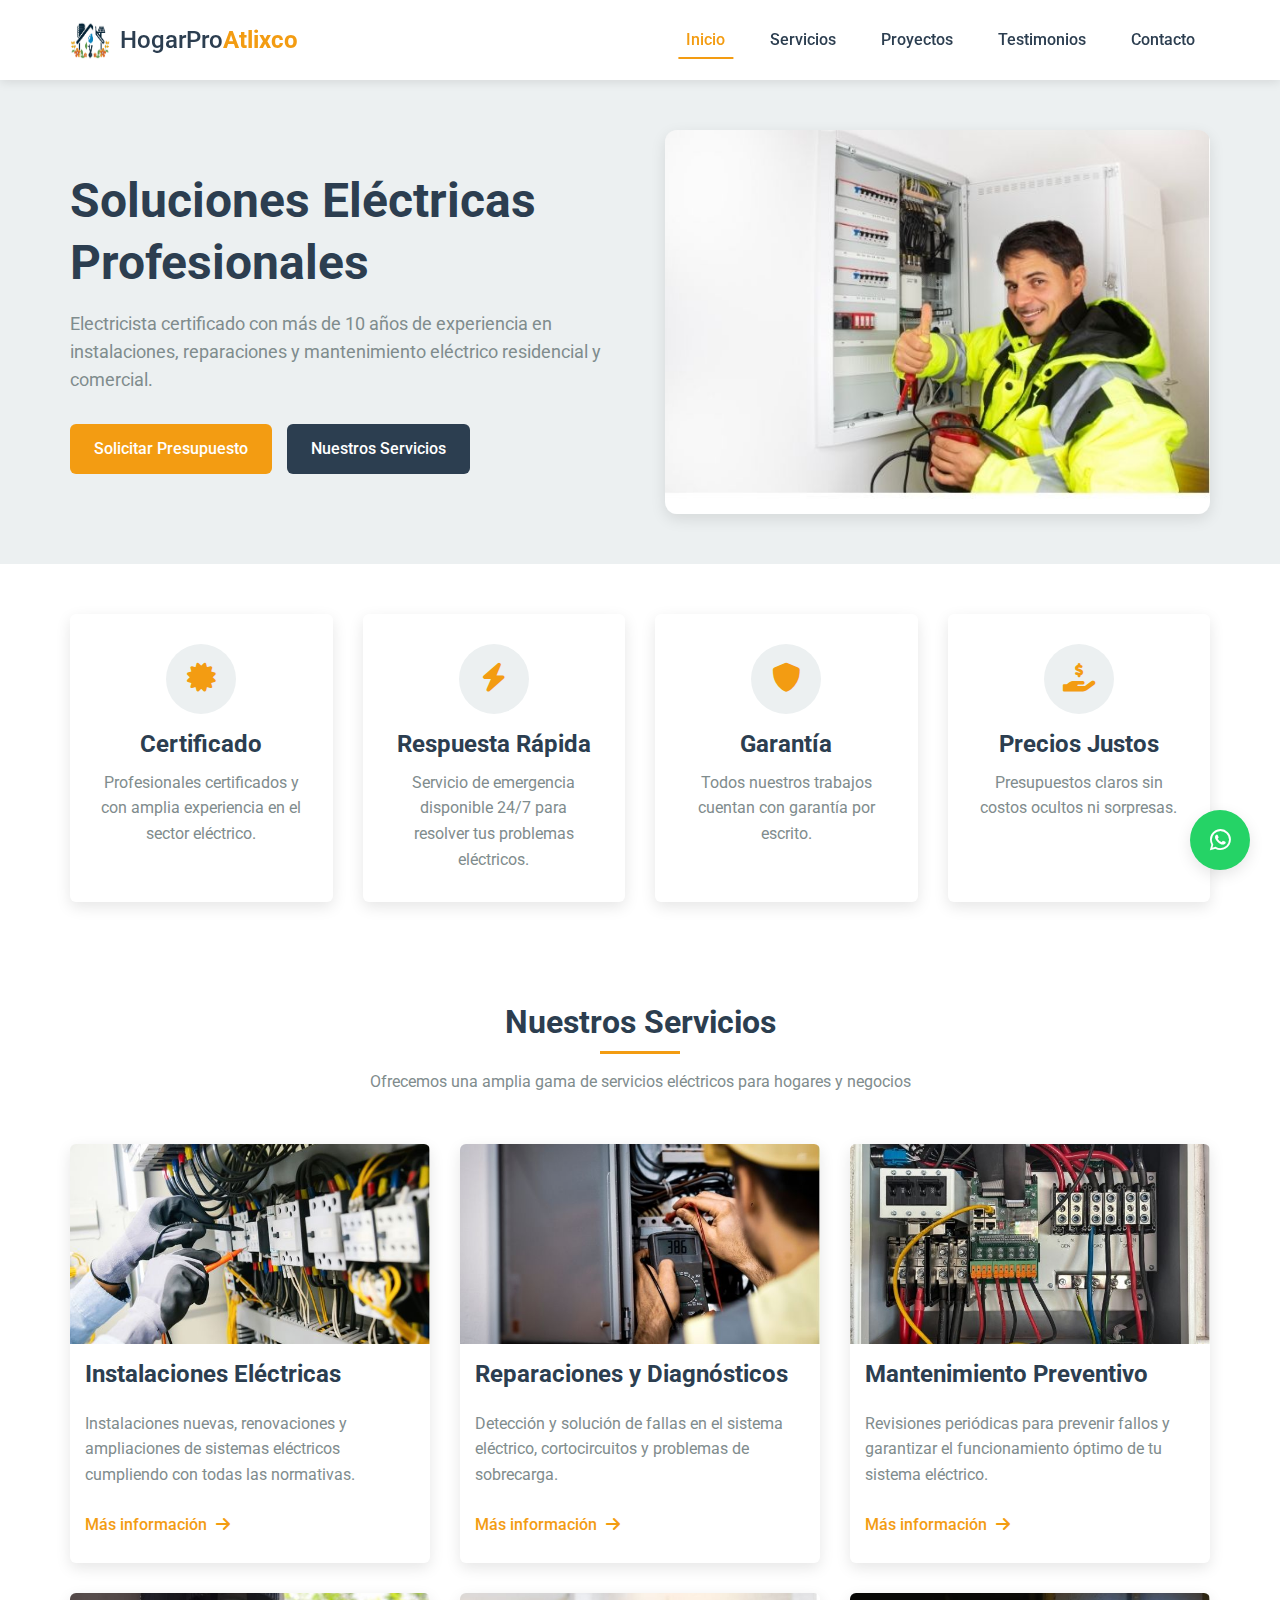
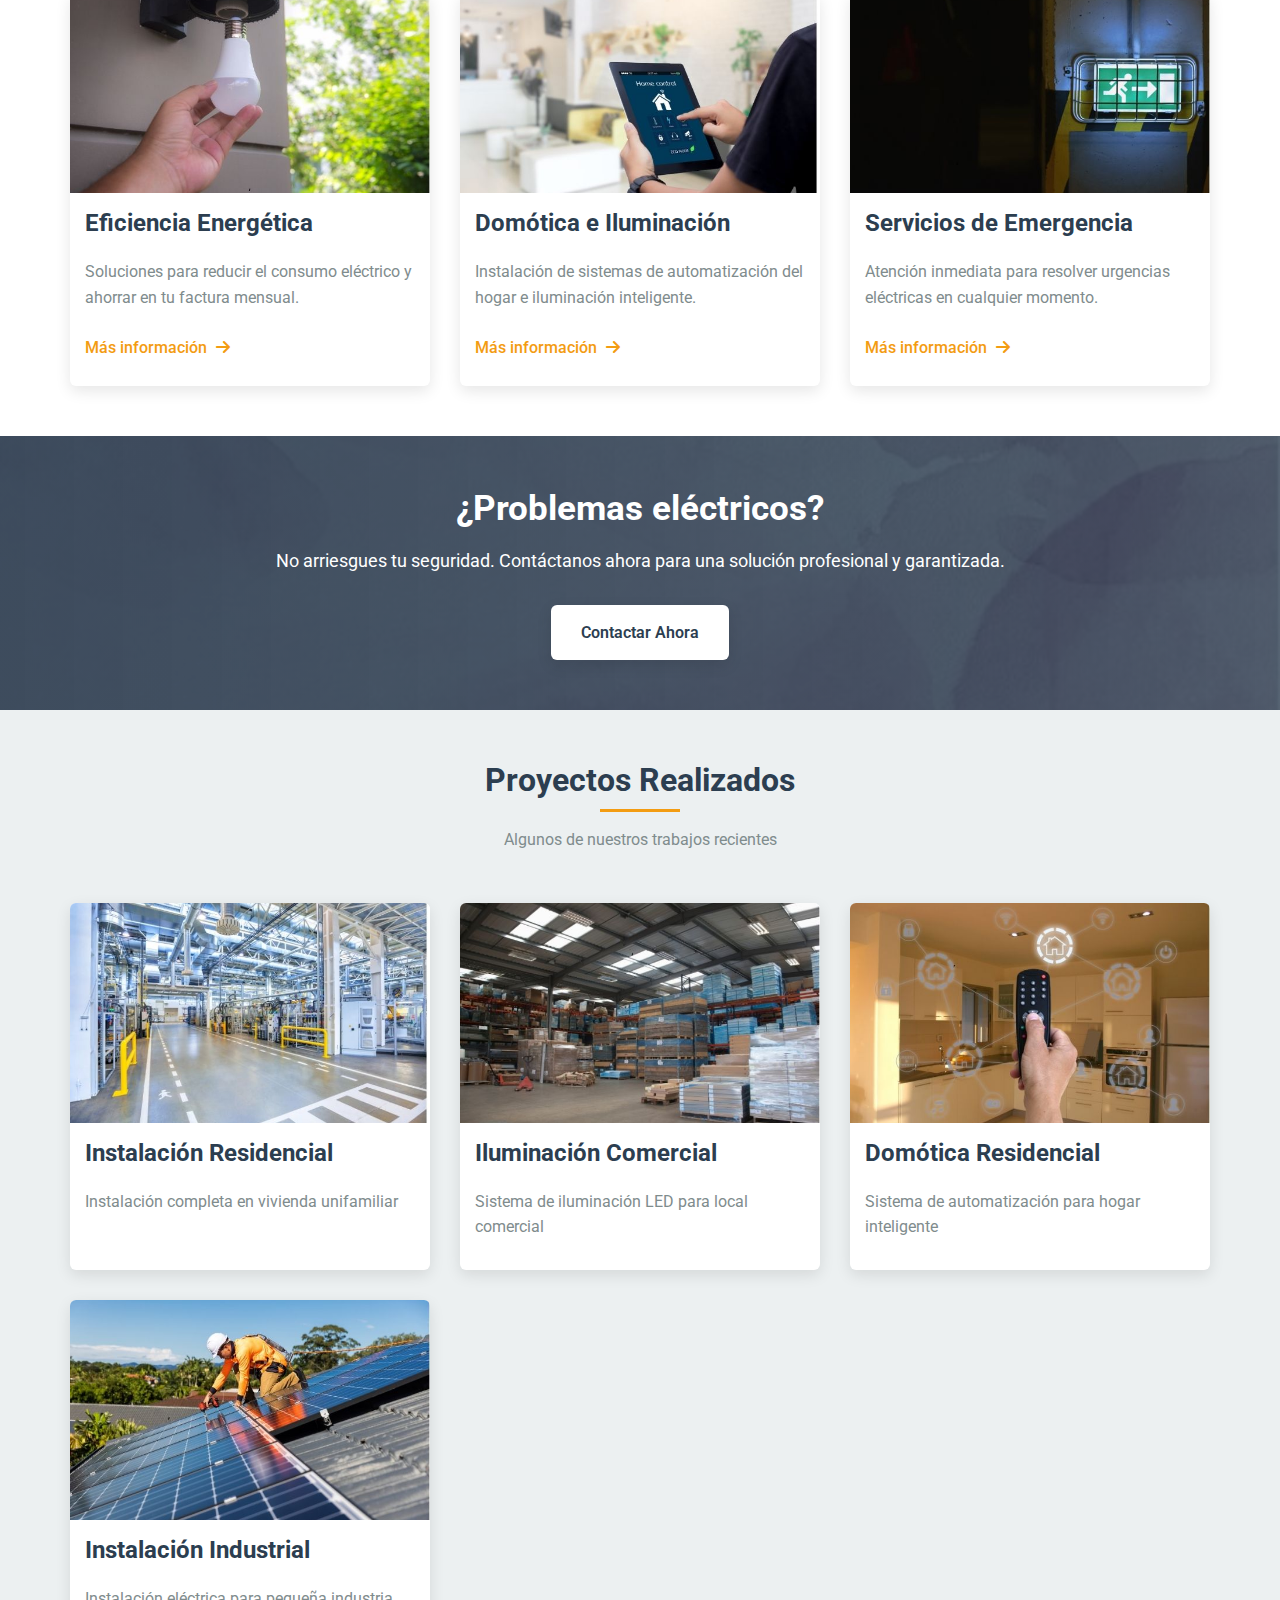
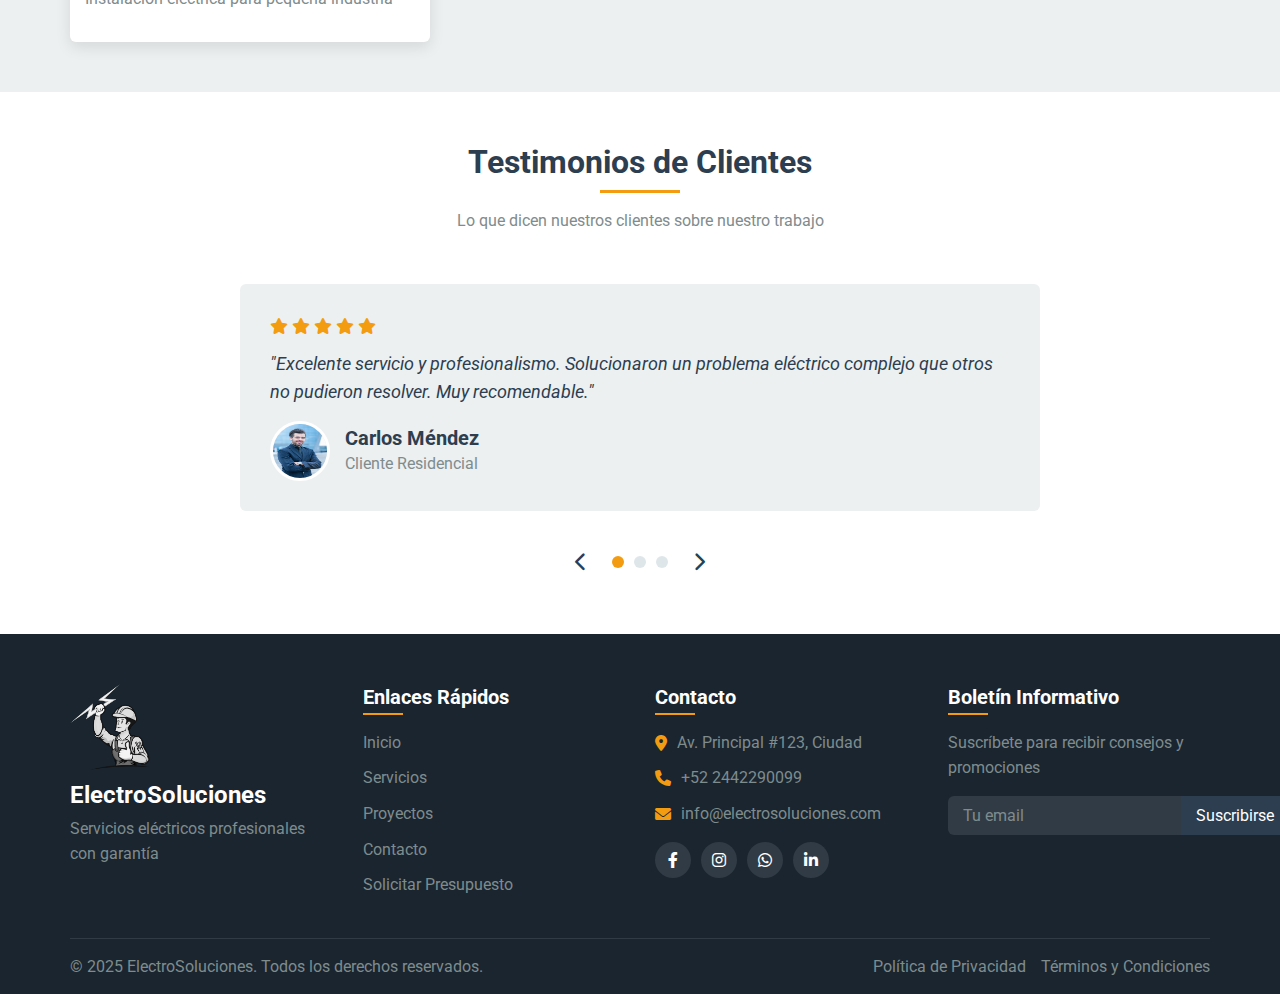
<file: index.html>
<!DOCTYPE html>
<html lang="es">
<head>
    <meta charset="UTF-8">
    <meta name="viewport" content="width=device-width, initial-scale=1.0">
    <meta name="description" content="Servicios profesionales de electricidad. Instalaciones, reparaciones y mantenimiento eléctrico con garantía y seguridad.">
    <title>ElectroSoluciones - Servicios Eléctricos Profesionales</title>
    <link rel="stylesheet" href="./css/style.css">
    <link rel="stylesheet" href="./css/modal.css">
    <!-- Font Awesome para iconos -->
    <link rel="stylesheet" href="https://cdnjs.cloudflare.com/ajax/libs/font-awesome/6.0.0/css/all.min.css">
    <!-- Google Fonts -->
    <link rel="preconnect" href="https://fonts.googleapis.com">
    <link rel="preconnect" href="https://fonts.gstatic.com" crossorigin>
    <link href="https://fonts.googleapis.com/css2?family=Roboto:wght@300;400;500;700&display=swap" rel="stylesheet">
    <!-- Favicon -->
    <link rel="shortcut icon" href="./img/favicon.ico" type="image/x-icon">
</head>
<body>
    <!-- Header con navegación -->
    <header id="header">
        <div class="container">
            <nav class="navbar">
                <div class="logo">
                    <a href="./index.html">
                        <img src="./img/Logo.png" alt="ElectroSoluciones Logo" class="logo-img">
                        <span>HogarPro<strong>Atlixco</strong></span>
                    </a>
                </div>
                <div class="menu-toggle" id="mobile-menu">
                    <span class="bar"></span>
                    <span class="bar"></span>
                    <span class="bar"></span>
                </div>
                <ul class="nav-menu">
                    <li><a href="./index.html" class="nav-link active">Inicio</a></li>
                    <li><a href="#servicios" class="nav-link">Servicios</a></li>
                    <li><a href="#proyectos" class="nav-link">Proyectos</a></li>
                    <li><a href="#testimonios" class="nav-link">Testimonios</a></li>
                    <li><a href="./html/contacto.html" class="nav-link">Contacto</a></li>
                </ul>
            </nav>
        </div>
    </header>

    <!-- Hero Section -->
    <section id="hero" class="hero">
        <div class="container">
            <div class="hero-content">
                <h1>Soluciones Eléctricas Profesionales</h1>
                <p>Electricista certificado con más de 10 años de experiencia en instalaciones, reparaciones y mantenimiento eléctrico residencial y comercial.</p>
                <div class="hero-btns">
                    <a href="./html/contacto.html" class="btn btn-primary">Solicitar Presupuesto</a>
                    <a href="#servicios" class="btn btn-secondary">Nuestros Servicios</a>
                </div>
            </div>
            <div class="hero-image">
                <img src="./img/hero-electrician.jpg" alt="Electricista profesional">
            </div>
        </div>
    </section>

    <!-- Features Section -->
    <section id="features" class="features">
        <div class="container">
            <div class="features-grid">
                <div class="feature-card">
                    <div class="feature-icon">
                        <i class="fas fa-certificate"></i>
                    </div>
                    <h3>Certificado</h3>
                    <p>Profesionales certificados y con amplia experiencia en el sector eléctrico.</p>
                </div>
                <div class="feature-card">
                    <div class="feature-icon">
                        <i class="fas fa-bolt"></i>
                    </div>
                    <h3>Respuesta Rápida</h3>
                    <p>Servicio de emergencia disponible 24/7 para resolver tus problemas eléctricos.</p>
                </div>
                <div class="feature-card">
                    <div class="feature-icon">
                        <i class="fas fa-shield-alt"></i>
                    </div>
                    <h3>Garantía</h3>
                    <p>Todos nuestros trabajos cuentan con garantía por escrito.</p>
                </div>
                <div class="feature-card">
                    <div class="feature-icon">
                        <i class="fas fa-hand-holding-usd"></i>
                    </div>
                    <h3>Precios Justos</h3>
                    <p>Presupuestos claros sin costos ocultos ni sorpresas.</p>
                </div>
            </div>
        </div>
    </section>

    <!-- Servicios Section -->
    <section id="servicios" class="servicios">
        <div class="container">
            <div class="section-header">
                <h2>Nuestros Servicios</h2>
                <p>Ofrecemos una amplia gama de servicios eléctricos para hogares y negocios</p>
            </div>
            <div class="servicios-grid">
                <div class="servicio-card">
                    <img src="./img/instalacion.jpg" alt="Instalaciones Eléctricas">
                    <h3>Instalaciones Eléctricas</h3>
                    <p>Instalaciones nuevas, renovaciones y ampliaciones de sistemas eléctricos cumpliendo con todas las normativas.</p>
                    <a href="./html/servicios.html#instalaciones" class="btn-text">Más información <i class="fas fa-arrow-right"></i></a>
                </div>
                <div class="servicio-card">
                    <img src="./img/reparacion.jpg" alt="Reparaciones Eléctricas">
                    <h3>Reparaciones y Diagnósticos</h3>
                    <p>Detección y solución de fallas en el sistema eléctrico, cortocircuitos y problemas de sobrecarga.</p>
                    <a href="./html/servicios.html#reparaciones" class="btn-text">Más información <i class="fas fa-arrow-right"></i></a>
                </div>
                <div class="servicio-card">
                    <img src="./img/mantenimiento.jpg" alt="Mantenimiento Eléctrico">
                    <h3>Mantenimiento Preventivo</h3>
                    <p>Revisiones periódicas para prevenir fallos y garantizar el funcionamiento óptimo de tu sistema eléctrico.</p>
                    <a href="./html/servicios.html#mantenimiento" class="btn-text">Más información <i class="fas fa-arrow-right"></i></a>
                </div>
                <div class="servicio-card">
                    <img src="./img/ahorro.jpg" alt="Eficiencia Energética">
                    <h3>Eficiencia Energética</h3>
                    <p>Soluciones para reducir el consumo eléctrico y ahorrar en tu factura mensual.</p>
                    <a href="./html/servicios.html#eficiencia" class="btn-text">Más información <i class="fas fa-arrow-right"></i></a>
                </div>
                <div class="servicio-card">
                    <img src="./img/domotica.jpg" alt="Domótica">
                    <h3>Domótica e Iluminación</h3>
                    <p>Instalación de sistemas de automatización del hogar e iluminación inteligente.</p>
                    <a href="./html/servicios.html#domotica" class="btn-text">Más información <i class="fas fa-arrow-right"></i></a>
                </div>
                <div class="servicio-card">
                    <img src="./img/emergencia.jpg" alt="Servicios de Emergencia">
                    <h3>Servicios de Emergencia</h3>
                    <p>Atención inmediata para resolver urgencias eléctricas en cualquier momento.</p>
                    <a href="./html/servicios.html#emergencia" class="btn-text">Más información <i class="fas fa-arrow-right"></i></a>
                </div>
            </div>
        </div>
    </section>

    <!-- Call to Action -->
    <section id="cta" class="cta">
        <div class="container">
            <div class="cta-content">
                <h2>¿Problemas eléctricos?</h2>
                <p>No arriesgues tu seguridad. Contáctanos ahora para una solución profesional y garantizada.</p>
                <a href="./html/contacto.html" class="btn btn-cta">Contactar Ahora</a>
            </div>
        </div>
    </section>

    <!-- Proyectos Section -->
    <section id="proyectos" class="proyectos">
        <div class="container">
            <div class="section-header">
                <h2>Proyectos Realizados</h2>
                <p>Algunos de nuestros trabajos recientes</p>
            </div>
            <div class="proyectos-grid">
                <div class="proyecto-card">
                    <div class="proyecto-img">
                        <img src="./img/proyecto1.jpg" alt="Instalación Residencial">
                        <div class="proyecto-overlay">
                            <a href="#" class="proyecto-link" data-id="proyecto1">Ver Detalles</a>
                        </div>
                    </div>
                    <h3>Instalación Residencial</h3>
                    <p>Instalación completa en vivienda unifamiliar</p>
                </div>
                <div class="proyecto-card">
                    <div class="proyecto-img">
                        <img src="./img/proyecto2.jpg" alt="Iluminación Comercial">
                        <div class="proyecto-overlay">
                            <a href="#" class="proyecto-link" data-id="proyecto2">Ver Detalles</a>
                        </div>
                    </div>
                    <h3>Iluminación Comercial</h3>
                    <p>Sistema de iluminación LED para local comercial</p>
                </div>
                <div class="proyecto-card">
                    <div class="proyecto-img">
                        <img src="./img/proyecto3.jpg" alt="Automatización">
                        <div class="proyecto-overlay">
                            <a href="#" class="proyecto-link" data-id="proyecto3">Ver Detalles</a>
                        </div>
                    </div>
                    <h3>Domótica Residencial</h3>
                    <p>Sistema de automatización para hogar inteligente</p>
                </div>
                <div class="proyecto-card">
                    <div class="proyecto-img">
                        <img src="./img/proyecto4.jpg" alt="Instalación Industrial">
                        <div class="proyecto-overlay">
                            <a href="#" class="proyecto-link" data-id="proyecto4">Ver Detalles</a>
                        </div>
                    </div>
                    <h3>Instalación Industrial</h3>
                    <p>Instalación eléctrica para pequeña industria</p>
                </div>
            </div>
            <!-- Modal para detalles de proyectos -->
            <div id="proyecto-modal" class="modal">
                <div class="modal-content">
                    <span class="close-modal">&times;</span>
                    <div id="modal-content-container"></div>
                </div>
            </div>
        </div>
    </section>

    <!-- Testimonios Section -->
    <section id="testimonios" class="testimonios">
        <div class="container">
            <div class="section-header">
                <h2>Testimonios de Clientes</h2>
                <p>Lo que dicen nuestros clientes sobre nuestro trabajo</p>
            </div>
            <div class="testimonios-slider">
                <div class="testimonio-slide active">
                    <div class="testimonio-content">
                        <div class="testimonio-rating">
                            <i class="fas fa-star"></i>
                            <i class="fas fa-star"></i>
                            <i class="fas fa-star"></i>
                            <i class="fas fa-star"></i>
                            <i class="fas fa-star"></i>
                        </div>
                        <p class="testimonio-text">"Excelente servicio y profesionalismo. Solucionaron un problema eléctrico complejo que otros no pudieron resolver. Muy recomendable."</p>
                        <div class="testimonio-author">
                            <img src="./img/cliente1.jpg" alt="Cliente 1">
                            <div class="author-info">
                                <h4>Carlos Méndez</h4>
                                <p>Cliente Residencial</p>
                            </div>
                        </div>
                    </div>
                </div>
                <div class="testimonio-slide">
                    <div class="testimonio-content">
                        <div class="testimonio-rating">
                            <i class="fas fa-star"></i>
                            <i class="fas fa-star"></i>
                            <i class="fas fa-star"></i>
                            <i class="fas fa-star"></i>
                            <i class="fas fa-star"></i>
                        </div>
                        <p class="testimonio-text">"Instalaron todo el sistema eléctrico de mi negocio con gran profesionalidad. Cumplieron con los plazos y el presupuesto acordado."</p>
                        <div class="testimonio-author">
                            <img src="./img/cliente2.jpg" alt="Cliente 2">
                            <div class="author-info">
                                <h4>Laura Jiménez</h4>
                                <p>Propietaria de Local Comercial</p>
                            </div>
                        </div>
                    </div>
                </div>
                <div class="testimonio-slide">
                    <div class="testimonio-content">
                        <div class="testimonio-rating">
                            <i class="fas fa-star"></i>
                            <i class="fas fa-star"></i>
                            <i class="fas fa-star"></i>
                            <i class="fas fa-star"></i>
                            <i class="fas fa-star-half-alt"></i>
                        </div>
                        <p class="testimonio-text">"Rapidez, eficacia y buen precio. Acudieron de urgencia y solucionaron el problema en tiempo récord. Muy agradecido."</p>
                        <div class="testimonio-author">
                            <img src="./img/cliente3.jpg" alt="Cliente 3">
                            <div class="author-info">
                                <h4>Miguel Sánchez</h4>
                                <p>Cliente Residencial</p>
                            </div>
                        </div>
                    </div>
                </div>
            </div>
            <div class="slider-controls">
                <button class="slider-arrow prev"><i class="fas fa-chevron-left"></i></button>
                <div class="slider-dots">
                    <span class="dot active" data-slide="0"></span>
                    <span class="dot" data-slide="1"></span>
                    <span class="dot" data-slide="2"></span>
                </div>
                <button class="slider-arrow next"><i class="fas fa-chevron-right"></i></button>
            </div>
        </div>
    </section>

    <!-- Footer -->
    <footer class="footer">
        <div class="container">
            <div class="footer-content">
                <div class="footer-logo">
                    <img src="./img/logo-white.svg" alt="ElectroSoluciones Logo">
                    <h3>ElectroSoluciones</h3>
                    <p>Servicios eléctricos profesionales con garantía</p>
                </div>
                <div class="footer-links">
                    <h4>Enlaces Rápidos</h4>
                    <ul>
                        <li><a href="./index.html">Inicio</a></li>
                        <li><a href="./html/servicios.html">Servicios</a></li>
                        <li><a href="./html/proyectos.html">Proyectos</a></li>
                        <li><a href="./html/contacto.html">Contacto</a></li>
                        <li><a href="./html/presupuesto.html">Solicitar Presupuesto</a></li>
                    </ul>
                </div>
                <div class="footer-contact">
                    <h4>Contacto</h4>
                    <ul>
                        <li><i class="fas fa-map-marker-alt"></i> Av. Principal #123, Ciudad</li>
                        <li><i class="fas fa-phone"></i> +52 2442290099</li>
                        <li><i class="fas fa-envelope"></i> info@electrosoluciones.com</li>
                    </ul>
                    <div class="social-icons">
                        <a href="#"><i class="fab fa-facebook-f"></i></a>
                        <a href="#"><i class="fab fa-instagram"></i></a>
                        <a href="#"><i class="fab fa-whatsapp"></i></a>
                        <a href="#"><i class="fab fa-linkedin-in"></i></a>
                    </div>
                </div>
                <div class="footer-newsletter">
                    <h4>Boletín Informativo</h4>
                    <p>Suscríbete para recibir consejos y promociones</p>
                    <form id="newsletter-form">
                        <input type="email" placeholder="Tu email" required>
                        <button type="submit" class="btn-submit">Suscribirse</button>
                    </form>
                </div>
            </div>
            <div class="footer-bottom">
                <p>&copy; 2025 ElectroSoluciones. Todos los derechos reservados.</p>
                <div class="footer-bottom-links">
                    <a href="./html/privacidad.html">Política de Privacidad</a>
                    <a href="./html/terminos.html">Términos y Condiciones</a>
                </div>
            </div>
        </div>
    </footer>

    <!-- Botón WhatsApp Flotante -->
    <a href="https://wa.me/2442290099" class="whatsapp-float" target="_blank">
        <i class="fab fa-whatsapp"></i>
    </a>

    <!-- Datos para los modales de proyectos -->
    <script>
        const proyectosData = {
            proyecto1: {
                titulo: "Instalación Eléctrica Residencial",
                ubicacion: "Villa Residencial, Ciudad",
                descripcion: "Instalación completa del sistema eléctrico en una vivienda de 180m² incluyendo cuadro de distribución, cableado, iluminación y tomacorrientes.",
                detalles: ["Instalación de cuadro general de protección", "Cableado completo con normativa actualizada", "Instalación de 24 puntos de luz", "32 tomas de corriente", "Sistema de protección diferencial"],
                imagenes: ["./img/proyecto1.jpg", "./img/proyecto1.jpg", "./img/proyecto1.jpg"]
            },
            proyecto2: {
                titulo: "Sistema de Iluminación LED Comercial",
                ubicacion: "Centro Comercial Plaza, Ciudad",
                descripcion: "Diseño e instalación de sistema de iluminación LED para tienda de ropa de 120m², logrando un ahorro energético del 40%.",
                detalles: ["Estudio lumínico personalizado", "Instalación de 35 luminarias LED", "Sistema de control de intensidad", "Iluminación decorativa para escaparates", "Luces de emergencia"],
                imagenes: ["./img/proyecto2.jpg", "./img/proyecto2.jpg", "./img/proyecto2.jpg"]
            },
            proyecto3: {
                titulo: "Sistema Domótico Residencial",
                ubicacion: "Urbanización Moderna, Ciudad",
                descripcion: "Implementación de sistema domótico completo para control de iluminación, climatización, persianas y seguridad mediante aplicación móvil.",
                detalles: ["Control centralizado de iluminación", "Automatización de persianas y toldos", "Programación de escenas personalizadas", "Control remoto vía smartphone", "Integración con asistentes de voz"],
                imagenes: ["./img/proyecto3.jpg", "./img/proyecto3.jpg", "./img/proyecto3.jpg"]
            },
            proyecto4: {
                titulo: "Instalación Eléctrica Industrial",
                ubicacion: "Polígono Industrial Norte, Ciudad",
                descripcion: "Instalación eléctrica completa para taller mecánico de 350m² con maquinaria especializada y sistema trifásico.",
                detalles: ["Cuadro general de distribución industrial", "Sistema trifásico completo", "Tomas de corriente especiales para maquinaria", "Sistema de iluminación LED industrial", "Protección contra sobretensiones"],
                imagenes: ["./img/proyecto4.jpg", "./img/proyecto4.jpg", "./img/proyecto4.jpg"]
            }
        };
    </script>

    <!-- Scripts -->
    <script src="./js/script.js"></script>
</body>
</html>
</file>
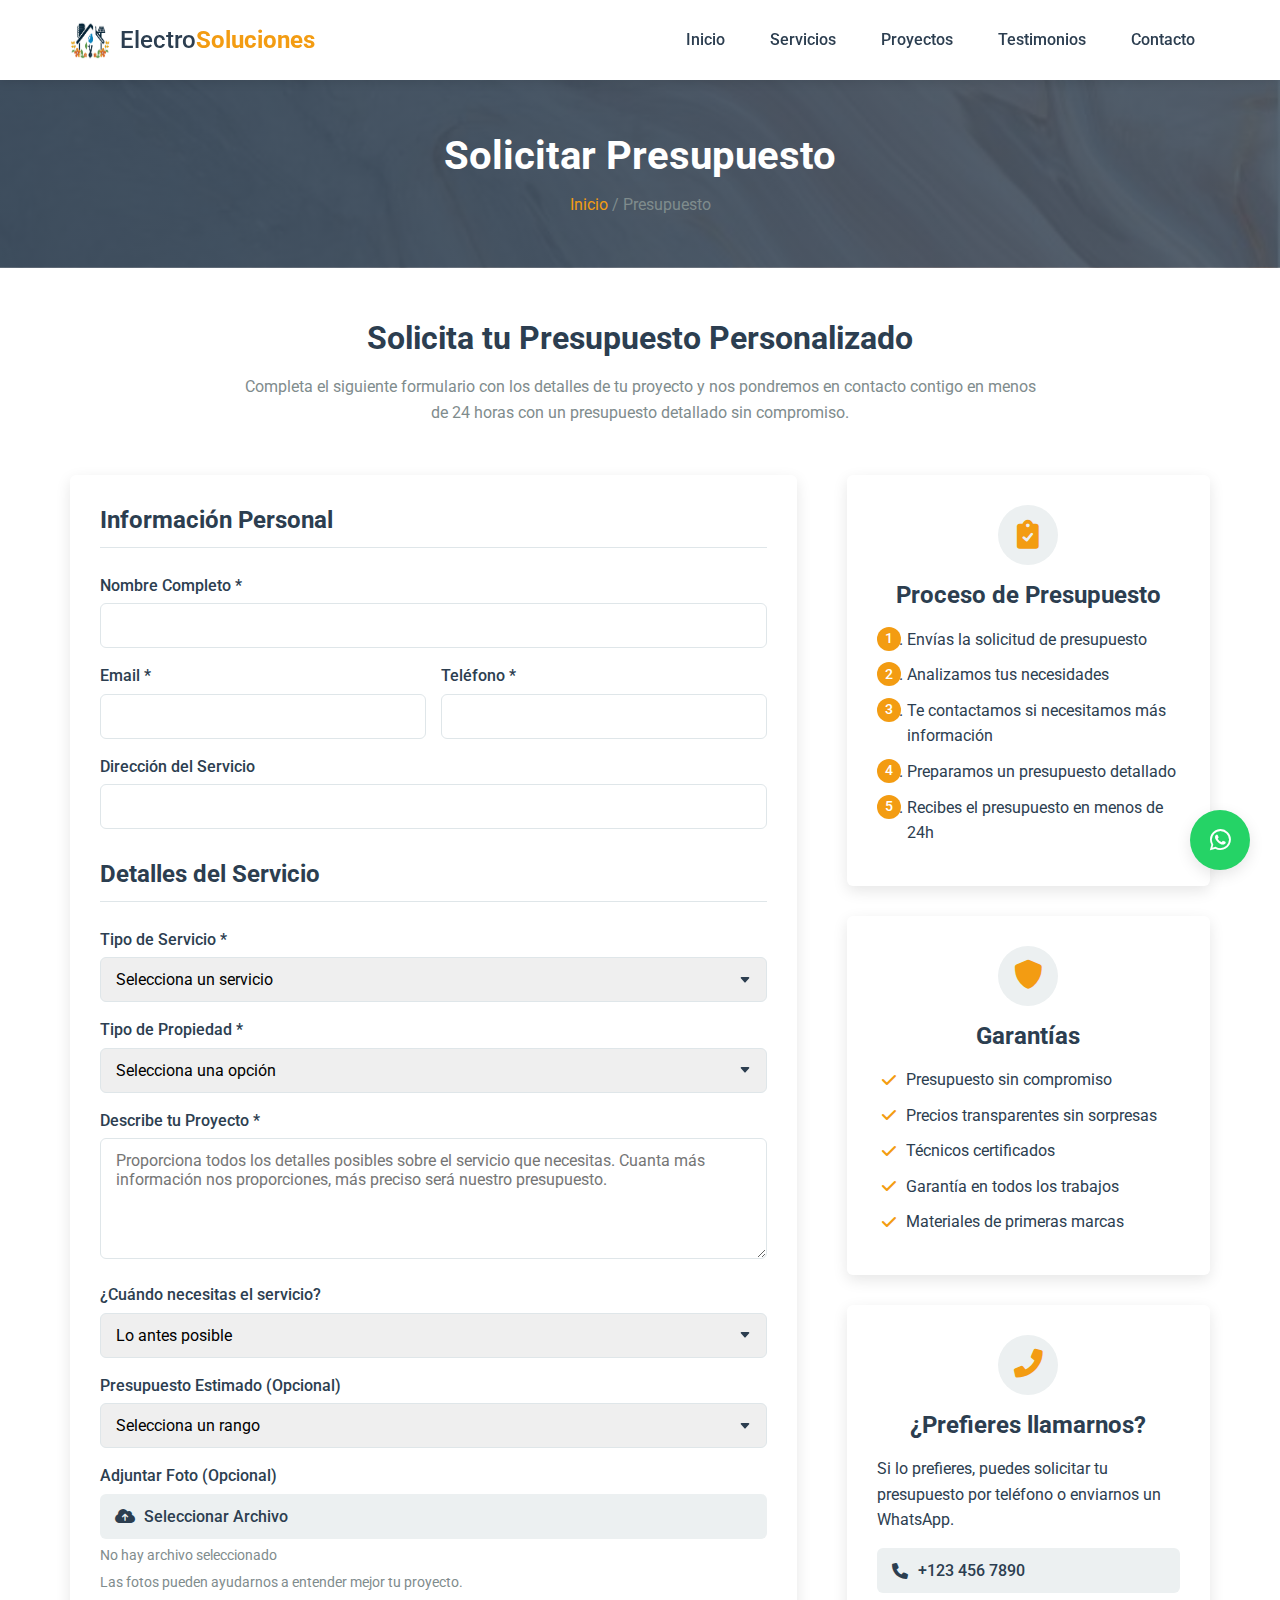
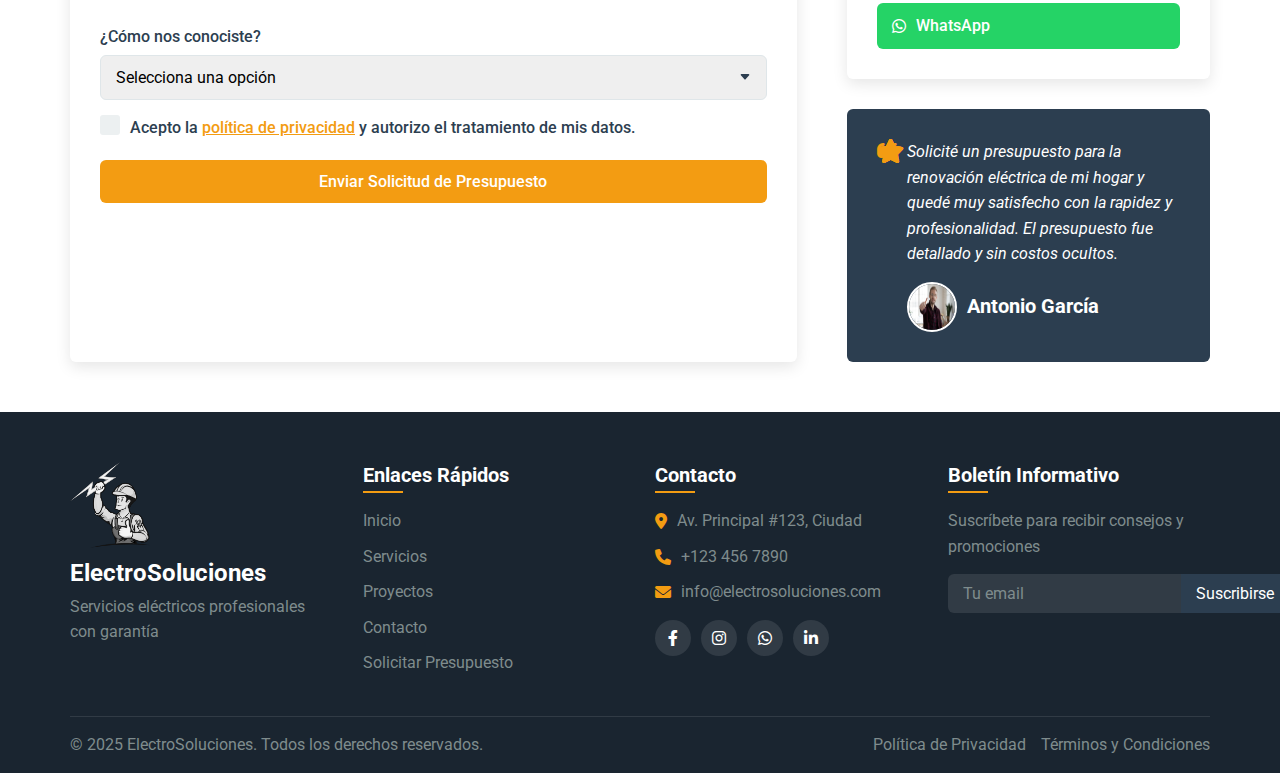
<file: html/presupuesto.html>
<!DOCTYPE html>
<html lang="es">
<head>
    <meta charset="UTF-8">
    <meta name="viewport" content="width=device-width, initial-scale=1.0">
    <meta name="description" content="Solicita un presupuesto personalizado para tus servicios eléctricos. Instalaciones, reparaciones y mantenimiento con los mejores profesionales.">
    <title>Solicitar Presupuesto - ElectroSoluciones</title>
    <link rel="stylesheet" href="../css/style.css">
    <link rel="stylesheet" href="../css/presupuesto.css">
    <!-- Font Awesome para iconos -->
    <link rel="stylesheet" href="https://cdnjs.cloudflare.com/ajax/libs/font-awesome/6.0.0/css/all.min.css">
    <!-- Google Fonts -->
    <link rel="preconnect" href="https://fonts.googleapis.com">
    <link rel="preconnect" href="https://fonts.gstatic.com" crossorigin>
    <link href="https://fonts.googleapis.com/css2?family=Roboto:wght@300;400;500;700&display=swap" rel="stylesheet">
    <!-- Favicon -->
    <link rel="shortcut icon" href="../img/favicon.ico" type="image/x-icon">
</head>
<body>
    <!-- Header con navegación -->
    <header id="header">
        <div class="container">
            <nav class="navbar">
                <div class="logo">
                    <a href="../index.html">
                        <img src="../img/Logo.png" alt="ElectroSoluciones Logo" class="logo-img">
                        <span>Electro<strong>Soluciones</strong></span>
                    </a>
                </div>
                <div class="menu-toggle" id="mobile-menu">
                    <span class="bar"></span>
                    <span class="bar"></span>
                    <span class="bar"></span>
                </div>
                <ul class="nav-menu">
                    <li><a href="../index.html" class="nav-link">Inicio</a></li>
                    <li><a href="../html/servicios.html" class="nav-link">Servicios</a></li>
                    <li><a href="../index.html#proyectos" class="nav-link">Proyectos</a></li>
                    <li><a href="../index.html#testimonios" class="nav-link">Testimonios</a></li>
                    <li><a href="../html/contacto.html" class="nav-link">Contacto</a></li>
                </ul>
            </nav>
        </div>
    </header>

    <!-- Page Header -->
    <section class="page-header">
        <div class="container">
            <h1>Solicitar Presupuesto</h1>
            <div class="breadcrumb">
                <a href="../index.html">Inicio</a> / <span>Presupuesto</span>
            </div>
        </div>
    </section>

    <!-- Presupuesto Form Section -->
    <section class="presupuesto-section">
        <div class="container">
            <div class="presupuesto-intro">
                <h2>Solicita tu Presupuesto Personalizado</h2>
                <p>Completa el siguiente formulario con los detalles de tu proyecto y nos pondremos en contacto contigo en menos de 24 horas con un presupuesto detallado sin compromiso.</p>
            </div>
            
            <div class="presupuesto-grid">
                <div class="presupuesto-form-container">
                    <form id="presupuesto-form" class="presupuesto-form">
                        <h3>Información Personal</h3>
                        <div class="form-group">
                            <label for="nombre">Nombre Completo *</label>
                            <input type="text" id="nombre" name="nombre" required>
                        </div>
                        
                        <div class="form-row">
                            <div class="form-group">
                                <label for="email">Email *</label>
                                <input type="email" id="email" name="email" required>
                            </div>
                            
                            <div class="form-group">
                                <label for="telefono">Teléfono *</label>
                                <input type="tel" id="telefono" name="telefono" required>
                            </div>
                        </div>
                        
                        <div class="form-group">
                            <label for="direccion">Dirección del Servicio</label>
                            <input type="text" id="direccion" name="direccion">
                        </div>
                        
                        <h3>Detalles del Servicio</h3>
                        <div class="form-group">
                            <label for="tipo-servicio">Tipo de Servicio *</label>
                            <select id="tipo-servicio" name="tipo-servicio" required>
                                <option value="">Selecciona un servicio</option>
                                <option value="instalacion">Instalación Eléctrica</option>
                                <option value="reparacion">Reparación</option>
                                <option value="mantenimiento">Mantenimiento</option>
                                <option value="eficiencia">Eficiencia Energética</option>
                                <option value="domotica">Domótica e Iluminación</option>
                                <option value="emergencia">Servicio de Emergencia</option>
                                <option value="otro">Otro</option>
                            </select>
                        </div>
                        
                        <div class="form-group" id="otro-servicio-container" style="display: none;">
                            <label for="otro-servicio">Especifica el Servicio</label>
                            <input type="text" id="otro-servicio" name="otro-servicio">
                        </div>
                        
                        <div class="form-group">
                            <label for="tipo-propiedad">Tipo de Propiedad *</label>
                            <select id="tipo-propiedad" name="tipo-propiedad" required>
                                <option value="">Selecciona una opción</option>
                                <option value="residencial">Residencial</option>
                                <option value="comercial">Comercial</option>
                                <option value="industrial">Industrial</option>
                                <option value="otro">Otro</option>
                            </select>
                        </div>
                        
                        <div class="form-group">
                            <label for="detalles">Describe tu Proyecto *</label>
                            <textarea id="detalles" name="detalles" rows="5" required placeholder="Proporciona todos los detalles posibles sobre el servicio que necesitas. Cuanta más información nos proporciones, más preciso será nuestro presupuesto."></textarea>
                        </div>
                        
                        <div class="form-group">
                            <label for="fecha-servicio">¿Cuándo necesitas el servicio?</label>
                            <select id="fecha-servicio" name="fecha-servicio">
                                <option value="lo-antes-posible">Lo antes posible</option>
                                <option value="esta-semana">Esta semana</option>
                                <option value="este-mes">Este mes</option>
                                <option value="flexible">Soy flexible</option>
                            </select>
                        </div>
                        
                        <div class="form-group">
                            <label for="presupuesto-estimado">Presupuesto Estimado (Opcional)</label>
                            <select id="presupuesto-estimado" name="presupuesto-estimado">
                                <option value="">Selecciona un rango</option>
                                <option value="menos-500">Menos de $500</option>
                                <option value="500-1000">$500 - $1,000</option>
                                <option value="1000-3000">$1,000 - $3,000</option>
                                <option value="3000-5000">$3,000 - $5,000</option>
                                <option value="mas-5000">Más de $5,000</option>
                                <option value="no-seguro">No estoy seguro</option>
                            </select>
                        </div>
                        
                        <div class="form-group">
                            <label for="adjuntar-foto">Adjuntar Foto (Opcional)</label>
                            <div class="file-upload">
                                <input type="file" id="adjuntar-foto" name="adjuntar-foto" accept="image/*">
                                <label for="adjuntar-foto" class="file-upload-label">
                                    <i class="fas fa-cloud-upload-alt"></i> Seleccionar Archivo
                                </label>
                                <span id="file-name">No hay archivo seleccionado</span>
                            </div>
                            <p class="form-help">Las fotos pueden ayudarnos a entender mejor tu proyecto.</p>
                        </div>
                        
                        <div class="form-group">
                            <label for="como-conociste">¿Cómo nos conociste?</label>
                            <select id="como-conociste" name="como-conociste">
                                <option value="">Selecciona una opción</option>
                                <option value="google">Búsqueda en Google</option>
                                <option value="redes-sociales">Redes Sociales</option>
                                <option value="recomendacion">Recomendación</option>
                                <option value="anuncio">Anuncio</option>
                                <option value="otro">Otro</option>
                            </select>
                        </div>
                        
                        <div class="form-group">
                            <label class="checkbox-container">
                                <input type="checkbox" required>
                                <span class="checkmark"></span>
                                Acepto la <a href="../html/privacidad.html">política de privacidad</a> y autorizo el tratamiento de mis datos.
                            </label>
                        </div>
                        
                        <button type="submit" class="btn btn-primary btn-full">Enviar Solicitud de Presupuesto</button>
                    </form>
                </div>
                
                <div class="presupuesto-info">
                    <div class="info-box">
                        <div class="info-icon">
                            <i class="fas fa-clipboard-check"></i>
                        </div>
                        <h3>Proceso de Presupuesto</h3>
                        <ol class="process-list">
                            <li>Envías la solicitud de presupuesto</li>
                            <li>Analizamos tus necesidades</li>
                            <li>Te contactamos si necesitamos más información</li>
                            <li>Preparamos un presupuesto detallado</li>
                            <li>Recibes el presupuesto en menos de 24h</li>
                        </ol>
                    </div>
                    
                    <div class="info-box">
                        <div class="info-icon">
                            <i class="fas fa-shield-alt"></i>
                        </div>
                        <h3>Garantías</h3>
                        <ul class="benefit-list">
                            <li><i class="fas fa-check"></i> Presupuesto sin compromiso</li>
                            <li><i class="fas fa-check"></i> Precios transparentes sin sorpresas</li>
                            <li><i class="fas fa-check"></i> Técnicos certificados</li>
                            <li><i class="fas fa-check"></i> Garantía en todos los trabajos</li>
                            <li><i class="fas fa-check"></i> Materiales de primeras marcas</li>
                        </ul>
                    </div>
                    
                    <div class="info-box">
                        <div class="info-icon">
                            <i class="fas fa-phone-alt"></i>
                        </div>
                        <h3>¿Prefieres llamarnos?</h3>
                        <p>Si lo prefieres, puedes solicitar tu presupuesto por teléfono o enviarnos un WhatsApp.</p>
                        <div class="contact-options">
                            <a href="tel:+1234567890" class="contact-phone">
                                <i class="fas fa-phone"></i> +123 456 7890
                            </a>
                            <a href="https://wa.me/1234567890" class="contact-whatsapp">
                                <i class="fab fa-whatsapp"></i> WhatsApp
                            </a>
                        </div>
                    </div>
                    
                    <div class="testimonial-box">
                        <div class="testimonial-quote">
                            <i class="fas fa-quote-left"></i>
                            <p>Solicité un presupuesto para la renovación eléctrica de mi hogar y quedé muy satisfecho con la rapidez y profesionalidad. El presupuesto fue detallado y sin costos ocultos.</p>
                            <div class="testimonial-author">
                                <img src="../img/cliente3.jpg" alt="Cliente">
                                <div>
                                    <h4>Antonio García</h4>
                                    <div class="testimonial-rating">
                                        <i class="fas fa-star"></i>
                                        <i class="fas fa-star"></i>
                                        <i class="fas fa-star"></i>
                                        <i class="fas fa-star"></i>
                                        <i class="fas fa-star"></i>
                                    </div>
                                </div>
                            </div>
                        </div>
                    </div>
                </div>
            </div>
        </div>
    </section>

    <!-- Mensaje de confirmación -->
    <div id="confirmation-message" class="confirmation-message">
        <div class="confirmation-content">
            <i class="fas fa-check-circle"></i>
            <h3>¡Solicitud Enviada!</h3>
            <p>Gracias por solicitar un presupuesto. Te contactaremos en menos de 24 horas con una propuesta personalizada.</p>
            <button id="close-confirmation" class="btn btn-secondary">Cerrar</button>
        </div>
    </div>

    <!-- Footer -->
    <footer class="footer">
        <div class="container">
            <div class="footer-content">
                <div class="footer-logo">
                    <img src="../img/logo-white.svg" alt="ElectroSoluciones Logo">
                    <h3>ElectroSoluciones</h3>
                    <p>Servicios eléctricos profesionales con garantía</p>
                </div>
                <div class="footer-links">
                    <h4>Enlaces Rápidos</h4>
                    <ul>
                        <li><a href="../index.html">Inicio</a></li>
                        <li><a href="../html/servicios.html">Servicios</a></li>
                        <li><a href="../html/proyectos.html">Proyectos</a></li>
                        <li><a href="../html/contacto.html">Contacto</a></li>
                        <li><a href="../html/presupuesto.html">Solicitar Presupuesto</a></li>
                    </ul>
                </div>
                <div class="footer-contact">
                    <h4>Contacto</h4>
                    <ul>
                        <li><i class="fas fa-map-marker-alt"></i> Av. Principal #123, Ciudad</li>
                        <li><i class="fas fa-phone"></i> +123 456 7890</li>
                        <li><i class="fas fa-envelope"></i> info@electrosoluciones.com</li>
                    </ul>
                    <div class="social-icons">
                        <a href="#"><i class="fab fa-facebook-f"></i></a>
                        <a href="#"><i class="fab fa-instagram"></i></a>
                        <a href="#"><i class="fab fa-whatsapp"></i></a>
                        <a href="#"><i class="fab fa-linkedin-in"></i></a>
                    </div>
                </div>
                <div class="footer-newsletter">
                    <h4>Boletín Informativo</h4>
                    <p>Suscríbete para recibir consejos y promociones</p>
                    <form id="newsletter-form">
                        <input type="email" placeholder="Tu email" required>
                        <button type="submit" class="btn-submit">Suscribirse</button>
                    </form>
                </div>
            </div>
            <div class="footer-bottom">
                <p>&copy; 2025 ElectroSoluciones. Todos los derechos reservados.</p>
                <div class="footer-bottom-links">
                    <a href="../html/privacidad.html">Política de Privacidad</a>
                    <a href="../html/terminos.html">Términos y Condiciones</a>
                </div>
            </div>
        </div>
    </footer>

    <!-- Botón WhatsApp Flotante -->
    <a href="https://wa.me/1234567890" class="whatsapp-float" target="_blank">
        <i class="fab fa-whatsapp"></i>
    </a>

    <!-- Scripts -->
    <script src="../js/script.js"></script>
    <script src="../js/presupuesto.js"></script>
</body>
</html>
</file>
<file: css/style.css>
/* 
* ElectroSoluciones - Estilo General 
* Autor: Tu Nombre
* Fecha: 2025
*/

/* ================= Variables CSS ================= */
:root {
    --primary-color: #2C3E50;        /* Azul oscuro: profesional */
    --primary-light: #3a5170;        /* Versión más clara del primario */
    --secondary-color: #F39C12;      /* Amarillo/naranja: energía */
    --secondary-light: #ffb638;      /* Versión más clara del secundario */
    --accent-color: #3498DB;         /* Azul claro: electricidad */
    --accent-light: #5dade2;         /* Versión más clara del acento */
    --light-bg: #ECF0F1;             /* Fondo claro */
    --white: #FFFFFF;                /* Blanco puro */
    --dark-text: #2C3E50;            /* Texto oscuro */
    --gray-text: #7f8c8d;            /* Texto gris */
    --light-text: #FFFFFF;           /* Texto claro */
    --error-color: #e74c3c;          /* Color de error/alerta */
    --success-color: #2ecc71;        /* Color de éxito */
    --border-color: #dfe6e9;         /* Color de bordes */
    --shadow: 0 5px 15px rgba(0,0,0,0.1); /* Sombra suave */
    --shadow-strong: 0 8px 20px rgba(0,0,0,0.2); /* Sombra fuerte */
    --transition: all 0.3s ease;     /* Transición suave */
    --border-radius: 6px;            /* Radio de borde estándar */
    --border-radius-lg: 12px;        /* Radio de borde grande */
    --spacing-xs: 5px;               /* Espaciado extra pequeño */
    --spacing-sm: 10px;              /* Espaciado pequeño */
    --spacing-md: 15px;              /* Espaciado mediano */
    --spacing-lg: 30px;              /* Espaciado grande */
    --spacing-xl: 50px;              /* Espaciado extra grande */
    --header-height: 80px;           /* Altura del header */
    --footer-bg: #1a2530;            /* Fondo del footer */
}

/* ================= Reset y estilos base ================= */
* {
    margin: 0;
    padding: 0;
    box-sizing: border-box;
}

html {
    scroll-behavior: smooth;
    scroll-padding-top: var(--header-height);
}

body {
    font-family: 'Roboto', 'Segoe UI', sans-serif;
    color: var(--dark-text);
    line-height: 1.6;
    overflow-x: hidden;
    background-color: var(--white);
}

a {
    text-decoration: none;
    color: inherit;
    transition: var(--transition);
}

ul {
    list-style: none;
}

img {
    max-width: 100%;
    height: auto;
    display: block;
}

button, input, select, textarea {
    font-family: inherit;
    font-size: inherit;
    outline: none;
    border: none;
}

/* ================= Utilidades ================= */
.container {
    width: 100%;
    max-width: 1200px;
    margin: 0 auto;
    padding: 0 var(--spacing-lg);
}

.bg-light {
    background-color: var(--light-bg);
}

.text-center {
    text-align: center;
}

.hidden {
    display: none !important;
}

.visible {
    display: block !important;
}

/* ================= Tipografía ================= */
h1, h2, h3, h4, h5, h6 {
    font-weight: 700;
    line-height: 1.3;
    margin-bottom: var(--spacing-md);
    color: var(--primary-color);
}

h1 {
    font-size: 2.5rem;
}

h2 {
    font-size: 2rem;
}

h3 {
    font-size: 1.5rem;
}

h4 {
    font-size: 1.25rem;
}

p {
    margin-bottom: var(--spacing-md);
    color: var(--dark-text);
}

.section-header {
    text-align: center;
    margin-bottom: var(--spacing-xl);
}

.section-header h2 {
    position: relative;
    display: inline-block;
    margin-bottom: var(--spacing-md);
    padding-bottom: var(--spacing-sm);
}

.section-header h2::after {
    content: '';
    position: absolute;
    bottom: 0;
    left: 50%;
    transform: translateX(-50%);
    width: 80px;
    height: 3px;
    background-color: var(--secondary-color);
}

.section-header p {
    max-width: 800px;
    margin: 0 auto;
    color: var(--gray-text);
}

/* ================= Botones ================= */
.btn {
    display: inline-block;
    padding: 12px 24px;
    border-radius: var(--border-radius);
    text-align: center;
    font-weight: 500;
    cursor: pointer;
    transition: var(--transition);
    border: none;
    outline: none;
}

.btn-primary {
    background-color: var(--secondary-color);
    color: var(--white);
}

.btn-primary:hover {
    background-color: var(--secondary-light);
    transform: translateY(-3px);
    box-shadow: var(--shadow);
}

.btn-secondary {
    background-color: var(--primary-color);
    color: var(--white);
}

.btn-secondary:hover {
    background-color: var(--primary-light);
    transform: translateY(-3px);
    box-shadow: var(--shadow);
}

.btn-text {
    color: var(--secondary-color);
    padding: var(--spacing-sm) 0;
    position: relative;
    display: inline-block;
    font-weight: 500;
}

.btn-text::after {
    content: '';
    position: absolute;
    bottom: 5px;
    left: 0;
    width: 0;
    height: 2px;
    background-color: var(--secondary-color);
    transition: var(--transition);
}

.btn-text:hover::after {
    width: 100%;
}

.btn-text i {
    margin-left: var(--spacing-xs);
    transition: var(--transition);
}

.btn-text:hover i {
    transform: translateX(5px);
}

.btn-cta {
    background-color: var(--white);
    color: var(--primary-color);
    font-weight: 600;
    padding: 15px 30px;
    border-radius: var(--border-radius);
    box-shadow: var(--shadow);
}

.btn-cta:hover {
    background-color: var(--secondary-color);
    color: var(--white);
    transform: translateY(-3px);
    box-shadow: var(--shadow-strong);
}

.btn-full {
    width: 100%;
}

.btn-submit {
    background-color: var(--primary-color);
    color: var(--white);
    padding: 10px 15px;
    border-radius: 0 var(--border-radius) var(--border-radius) 0;
    cursor: pointer;
    transition: var(--transition);
}

.btn-submit:hover {
    background-color: var(--primary-light);
}

/* ================= Header y Navegación ================= */
#header {
    position: sticky;
    top: 0;
    left: 0;
    width: 100%;
    background-color: var(--white);
    box-shadow: 0 2px 10px rgba(0,0,0,0.1);
    z-index: 1000;
    height: var(--header-height);
    transition: var(--transition);
}

.navbar {
    display: flex;
    justify-content: space-between;
    align-items: center;
    height: var(--header-height);
}

.logo {
    display: flex;
    align-items: center;
}

.logo a {
    display: flex;
    align-items: center;
}

.logo-img {
    width: 40px;
    height: 40px;
    margin-right: var(--spacing-sm);
}

.logo span {
    font-size: 1.5rem;
    font-weight: 500;
    color: var(--primary-color);
}

.logo strong {
    color: var(--secondary-color);
}

.nav-menu {
    display: flex;
    gap: var(--spacing-md);
}

.nav-link {
    position: relative;
    padding: var(--spacing-sm) var(--spacing-md);
    font-weight: 500;
    color: var(--dark-text);
    transition: var(--transition);
}

.nav-link::after {
    content: '';
    position: absolute;
    bottom: 0;
    left: 50%;
    transform: translateX(-50%);
    width: 0;
    height: 2px;
    background-color: var(--secondary-color);
    transition: var(--transition);
}

.nav-link:hover, .nav-link.active {
    color: var(--secondary-color);
}

.nav-link:hover::after, .nav-link.active::after {
    width: 80%;
}

.menu-toggle {
    display: none;
    cursor: pointer;
}

.bar {
    display: block;
    width: 25px;
    height: 3px;
    margin: 5px auto;
    background-color: var(--primary-color);
    transition: var(--transition);
}

/* ================= Hero Section ================= */
.hero {
    padding: var(--spacing-xl) 0;
    background-color: var(--light-bg);
    overflow: hidden;
}

.hero .container {
    display: flex;
    align-items: center;
    gap: var(--spacing-xl);
}

.hero-content {
    flex: 1;
}

.hero-content h1 {
    font-size: 3rem;
    margin-bottom: var(--spacing-md);
    color: var(--primary-color);
}

.hero-content p {
    font-size: 1.1rem;
    margin-bottom: var(--spacing-lg);
    color: var(--gray-text);
}

.hero-btns {
    display: flex;
    gap: var(--spacing-md);
}

.hero-image {
    flex: 1;
    position: relative;
}

.hero-image img {
    border-radius: var(--border-radius-lg);
    box-shadow: var(--shadow);
}

/* ================= Features Section ================= */
.features {
    padding: var(--spacing-xl) 0;
}

.features-grid {
    display: grid;
    grid-template-columns: repeat(auto-fit, minmax(250px, 1fr));
    gap: var(--spacing-lg);
}

.feature-card {
    padding: var(--spacing-lg);
    border-radius: var(--border-radius);
    text-align: center;
    background-color: var(--white);
    box-shadow: var(--shadow);
    transition: var(--transition);
}

.feature-card:hover {
    transform: translateY(-10px);
    box-shadow: var(--shadow-strong);
}

.feature-icon {
    width: 70px;
    height: 70px;
    margin: 0 auto var(--spacing-md);
    border-radius: 50%;
    background-color: var(--light-bg);
    display: flex;
    align-items: center;
    justify-content: center;
}

.feature-icon i {
    font-size: 1.8rem;
    color: var(--secondary-color);
}

.feature-card h3 {
    margin-bottom: var(--spacing-sm);
    color: var(--primary-color);
}

.feature-card p {
    color: var(--gray-text);
    margin-bottom: 0;
}

/* ================= Servicios Section ================= */
.servicios {
    padding: var(--spacing-xl) 0;
    background-color: var(--white);
}

.servicios-grid {
    display: grid;
    grid-template-columns: repeat(auto-fit, minmax(300px, 1fr));
    gap: var(--spacing-lg);
}

.servicio-card {
    background-color: var(--white);
    border-radius: var(--border-radius);
    box-shadow: var(--shadow);
    overflow: hidden;
    transition: var(--transition);
}

.servicio-card:hover {
    transform: translateY(-10px);
    box-shadow: var(--shadow-strong);
}

.servicio-card img {
    width: 100%;
    height: 200px;
    object-fit: cover;
}

.servicio-card h3 {
    padding: var(--spacing-md) var(--spacing-md) var(--spacing-xs);
    color: var(--primary-color);
}

.servicio-card p {
    padding: 0 var(--spacing-md);
    color: var(--gray-text);
    margin-bottom: var(--spacing-md);
}

.servicio-card .btn-text {
    margin: 0 var(--spacing-md) var(--spacing-md);
}

/* ================= Call to Action ================= */
.cta {
    padding: var(--spacing-xl) 0;
    background-color: var(--primary-color);
    background-image: linear-gradient(to right, rgba(44, 62, 80, 0.9), rgba(44, 62, 80, 0.8)), url('../img/cta-bg.jpg');
    background-size: cover;
    background-position: center;
    color: var(--white);
    text-align: center;
}

.cta-content {
    max-width: 800px;
    margin: 0 auto;
}

.cta-content h2 {
    color: var(--white);
    font-size: 2.2rem;
    margin-bottom: var(--spacing-md);
}

.cta-content p {
    color: var(--white);
    margin-bottom: var(--spacing-lg);
    font-size: 1.1rem;
}

.cta-buttons {
    display: flex;
    justify-content: center;
    gap: var(--spacing-md);
}

/* ================= Proyectos Section ================= */
.proyectos {
    padding: var(--spacing-xl) 0;
    background-color: var(--light-bg);
}

.proyectos-grid {
    display: grid;
    grid-template-columns: repeat(auto-fit, minmax(280px, 1fr));
    gap: var(--spacing-lg);
}

.proyecto-card {
    background-color: var(--white);
    border-radius: var(--border-radius);
    overflow: hidden;
    box-shadow: var(--shadow);
}

.proyecto-img {
    position: relative;
    overflow: hidden;
}

.proyecto-img img {
    width: 100%;
    height: 220px;
    object-fit: cover;
    transition: transform 0.5s ease;
}

.proyecto-card:hover .proyecto-img img {
    transform: scale(1.1);
}

.proyecto-overlay {
    position: absolute;
    top: 0;
    left: 0;
    width: 100%;
    height: 100%;
    background-color: rgba(0, 0, 0, 0.5);
    display: flex;
    justify-content: center;
    align-items: center;
    opacity: 0;
    transition: var(--transition);
}

.proyecto-card:hover .proyecto-overlay {
    opacity: 1;
}

.proyecto-link {
    padding: 10px 20px;
    background-color: var(--secondary-color);
    color: var(--white);
    border-radius: var(--border-radius);
    font-weight: 500;
    transform: translateY(20px);
    transition: var(--transition);
}

.proyecto-card:hover .proyecto-link {
    transform: translateY(0);
}

.proyecto-card h3 {
    padding: var(--spacing-md) var(--spacing-md) 5px;
    color: var(--primary-color);
}

.proyecto-card p {
    padding: 0 var(--spacing-md) var(--spacing-md);
    color: var(--gray-text);
}

/* Modal */
.modal {
    display: none;
    position: fixed;
    top: 0;
    left: 0;
    width: 100%;
    height: 100%;
    background-color: rgba(0, 0, 0, 0.7);
    z-index: 1100;
    overflow-y: auto;
}

.modal-content {
    position: relative;
    background-color: var(--white);
    margin: 50px auto;
    padding: var(--spacing-lg);
    width: 90%;
    max-width: 900px;
    border-radius: var(--border-radius);
    box-shadow: var(--shadow-strong);
}

.close-modal {
    position: absolute;
    top: 10px;
    right: 15px;
    font-size: 2rem;
    color: var(--primary-color);
    cursor: pointer;
}

.close-modal:hover {
    color: var(--error-color);
}

/* ================= Testimonios Section ================= */
.testimonios {
    padding: var(--spacing-xl) 0;
    background-color: var(--white);
}

.testimonios-slider {
    position: relative;
    max-width: 800px;
    margin: 0 auto;
    overflow: hidden;
}

.testimonio-slide {
    display: none;
    animation: fadeIn 0.5s ease;
}

.testimonio-slide.active {
    display: block;
}

@keyframes fadeIn {
    from {
        opacity: 0;
        transform: translateY(20px);
    }
    to {
        opacity: 1;
        transform: translateY(0);
    }
}

.testimonio-content {
    background-color: var(--light-bg);
    padding: var(--spacing-lg);
    border-radius: var(--border-radius);
    position: relative;
}

.testimonio-rating {
    color: var(--secondary-color);
    margin-bottom: var(--spacing-sm);
}

.testimonio-text {
    font-size: 1.1rem;
    font-style: italic;
    margin-bottom: var(--spacing-md);
    color: var(--dark-text);
}

.testimonio-author {
    display: flex;
    align-items: center;
}

.testimonio-author img {
    width: 60px;
    height: 60px;
    border-radius: 50%;
    margin-right: var(--spacing-md);
    border: 3px solid var(--white);
}

.author-info h4 {
    margin-bottom: 0;
}

.author-info p {
    margin-bottom: 0;
    color: var(--gray-text);
}

.slider-controls {
    display: flex;
    justify-content: center;
    align-items: center;
    margin-top: var(--spacing-lg);
}

.slider-arrow {
    background: none;
    border: none;
    font-size: 1.2rem;
    color: var(--primary-color);
    cursor: pointer;
    padding: var(--spacing-sm);
}

.slider-arrow:hover {
    color: var(--secondary-color);
}

.slider-dots {
    display: flex;
    gap: var(--spacing-sm);
    margin: 0 var(--spacing-md);
}

.dot {
    width: 12px;
    height: 12px;
    border-radius: 50%;
    background-color: var(--border-color);
    cursor: pointer;
    transition: var(--transition);
}

.dot.active {
    background-color: var(--secondary-color);
}

/* ================= Footer ================= */
.footer {
    background-color: var(--footer-bg);
    color: var(--light-text);
    padding-top: var(--spacing-xl);
}

.footer-content {
    display: grid;
    grid-template-columns: repeat(auto-fit, minmax(220px, 1fr));
    gap: var(--spacing-lg);
    padding-bottom: var(--spacing-lg);
}

.footer-logo img {
    width: 80px;
    margin-bottom: var(--spacing-sm);
}

.footer-logo h3 {
    color: var(--white);
    margin-bottom: var(--spacing-xs);
}

.footer-logo p {
    color: var(--gray-text);
    margin-bottom: 0;
}

.footer h4 {
    color: var(--white);
    margin-bottom: var(--spacing-md);
    position: relative;
    padding-bottom: var(--spacing-xs);
}

.footer h4::after {
    content: '';
    position: absolute;
    bottom: 0;
    left: 0;
    width: 40px;
    height: 2px;
    background-color: var(--secondary-color);
}

.footer-links ul li {
    margin-bottom: var(--spacing-sm);
}

.footer-links ul li a {
    color: var(--gray-text);
    transition: var(--transition);
}

.footer-links ul li a:hover {
    color: var(--secondary-color);
    padding-left: 5px;
}

.footer-contact ul li {
    display: flex;
    align-items: flex-start;
    margin-bottom: var(--spacing-sm);
    color: var(--gray-text);
}

.footer-contact ul li i {
    margin-right: var(--spacing-sm);
    color: var(--secondary-color);
    margin-top: 5px;
}

.social-icons {
    display: flex;
    gap: var(--spacing-sm);
    margin-top: var(--spacing-md);
}

.social-icons a {
    display: flex;
    justify-content: center;
    align-items: center;
    width: 36px;
    height: 36px;
    border-radius: 50%;
    background-color: rgba(255, 255, 255, 0.1);
    color: var(--white);
    transition: var(--transition);
}

.social-icons a:hover {
    background-color: var(--secondary-color);
    transform: translateY(-3px);
}

.footer-newsletter p {
    color: var(--gray-text);
    margin-bottom: var(--spacing-md);
}

.footer-newsletter form {
    display: flex;
}

.footer-newsletter input {
    flex: 1;
    padding: 10px 15px;
    border-radius: var(--border-radius) 0 0 var(--border-radius);
    background-color: rgba(255, 255, 255, 0.1);
    color: var(--white);
}

.footer-newsletter input::placeholder {
    color: var(--gray-text);
}

.footer-bottom {
    border-top: 1px solid rgba(255, 255, 255, 0.1);
    padding: var(--spacing-md) 0;
    display: flex;
    justify-content: space-between;
    align-items: center;
    flex-wrap: wrap;
    gap: var(--spacing-sm);
}

.footer-bottom p {
    margin-bottom: 0;
    color: var(--gray-text);
}

.footer-bottom-links {
    display: flex;
    gap: var(--spacing-md);
}

.footer-bottom-links a {
    color: var(--gray-text);
}

.footer-bottom-links a:hover {
    color: var(--secondary-color);
}

/* ================= WhatsApp Float ================= */
.whatsapp-float {
    position: fixed;
    bottom: 30px;
    right: 30px;
    width: 60px;
    height: 60px;
    background-color: #25D366;
    color: white;
    border-radius: 50%;
    display: flex;
    justify-content: center;
    align-items: center;
    font-size: 1.5rem;
    box-shadow: var(--shadow);
    z-index: 99;
    transition: var(--transition);
}

.whatsapp-float:hover {
    transform: scale(1.1);
    box-shadow: var(--shadow-strong);
}

/* ================= Page Header ================= */
.page-header {
    background-color: var(--primary-color);
    background-image: linear-gradient(to right, rgba(44, 62, 80, 0.9), rgba(44, 62, 80, 0.8)), url('../img/page-header-bg.jpg');
    background-size: cover;
    background-position: center;
    color: var(--white);
    padding: var(--spacing-xl) 0;
    text-align: center;
}

.page-header h1 {
    color: var(--white);
    margin-bottom: var(--spacing-sm);
}

.breadcrumb {
    color: var(--gray-text);
}

.breadcrumb a {
    color: var(--secondary-color);
}

.breadcrumb a:hover {
    text-decoration: underline;
}

/* ================= Responsive ================= */
@media (max-width: 992px) {
    :root {
        --header-height: 70px;
    }
    
    h1 {
        font-size: 2.2rem;
    }
    
    h2 {
        font-size: 1.8rem;
    }
    
    .hero .container {
        flex-direction: column;
    }
    
    .hero-content, .hero-image {
        flex: none;
        width: 100%;
    }
    
    .hero-content {
        margin-bottom: var(--spacing-lg);
    }
}

@media (max-width: 768px) {
    .menu-toggle {
        display: block;
    }
    
    .nav-menu {
        position: fixed;
        top: var(--header-height);
        left: -100%;
        width: 100%;
        height: calc(100vh - var(--header-height));
        background-color: var(--white);
        flex-direction: column;
        align-items: center;
        justify-content: flex-start;
        padding-top: var(--spacing-lg);
        transition: 0.4s;
        box-shadow: 0 5px 10px rgba(0,0,0,0.1);
        z-index: 999;
    }
    
    .nav-menu.active {
        left: 0;
    }
    
    .nav-link {
        margin: var(--spacing-sm) 0;
        font-size: 1.2rem;
    }
    
    .hero-btns {
        flex-direction: column;
        gap: var(--spacing-sm);
    }
    
    .hero-content h1 {
        font-size: 2.2rem;
    }
    
    .cta-buttons {
        flex-direction: column;
        gap: var(--spacing-sm);
    }
    
    .footer-bottom {
        flex-direction: column;
        text-align: center;
    }
    
    .footer-bottom-links {
        margin-top: var(--spacing-sm);
    }
}

@media (max-width: 576px) {
    .servicios-grid, .proyectos-grid, .features-grid {
        grid-template-columns: 1fr;
    }
    
    .footer-content {
        grid-template-columns: 1fr;
    }
    
    .modal-content {
        padding: var(--spacing-md);
        margin: 30px auto;
    }
}
</file>
<file: css/modal.css>
/* ================= Estilos avanzados para el modal de proyectos ================= */
.modal {
    display: none;
    position: fixed;
    top: 0;
    left: 0;
    width: 100%;
    height: 100%;
    background-color: rgba(0, 0, 0, 0.8);
    z-index: 1100;
    overflow-y: auto;
    backdrop-filter: blur(5px);
    transition: opacity 0.3s ease;
}

.modal-content {
    position: relative;
    background-color: var(--white);
    margin: 50px auto;
    padding: 0;
    width: 90%;
    max-width: 1000px;
    border-radius: var(--border-radius-lg);
    box-shadow: 0 15px 30px rgba(0, 0, 0, 0.3);
    overflow: hidden;
    animation: modalFadeIn 0.5s ease;
}

@keyframes modalFadeIn {
    from {
        opacity: 0;
        transform: translateY(-20px);
    }
    to {
        opacity: 1;
        transform: translateY(0);
    }
}

.close-modal {
    position: absolute;
    top: 15px;
    right: 20px;
    font-size: 2.2rem;
    color: var(--white);
    background-color: rgba(0, 0, 0, 0.3);
    width: 40px;
    height: 40px;
    border-radius: 50%;
    display: flex;
    justify-content: center;
    align-items: center;
    cursor: pointer;
    z-index: 1200;
    transition: all 0.3s ease;
}

.close-modal:hover {
    background-color: var(--secondary-color);
    transform: rotate(90deg);
}

/* Estilos del contenido del modal */
.proyecto-modal-content {
    padding: 0;
}

.proyecto-header {
    position: relative;
    background-color: var(--primary-color);
    color: var(--white);
    padding: var(--spacing-xl) var(--spacing-lg) var(--spacing-lg);
    margin-bottom: var(--spacing-lg);
    background-image: linear-gradient(to right, rgba(44, 62, 80, 0.9), rgba(44, 62, 80, 0.7));
    background-size: cover;
    background-position: center;
}

.proyecto-header h2 {
    font-size: 2.2rem;
    color: var(--white);
    margin-bottom: 10px;
    text-shadow: 0 2px 5px rgba(0, 0, 0, 0.2);
}

.proyecto-ubicacion {
    color: var(--light-text);
    margin-bottom: var(--spacing-sm);
    display: flex;
    align-items: center;
    font-size: 1.1rem;
}

.proyecto-ubicacion i {
    color: var(--secondary-color);
    margin-right: var(--spacing-xs);
    font-size: 1.2rem;
}

.proyecto-contenido {
    padding: 0 var(--spacing-lg) var(--spacing-lg);
}

.proyecto-descripcion {
    margin-bottom: var(--spacing-lg);
    font-size: 1.1rem;
    line-height: 1.7;
    padding: var(--spacing-sm) var(--spacing-md);
    background-color: var(--light-bg);
    border-radius: var(--border-radius);
    border-left: 4px solid var(--secondary-color);
}

.proyecto-detalles {
    margin-bottom: var(--spacing-xl);
}

.proyecto-detalles h3 {
    margin-bottom: var(--spacing-md);
    color: var(--primary-color);
    font-size: 1.4rem;
    position: relative;
    padding-bottom: var(--spacing-xs);
}

.proyecto-detalles h3::after {
    content: '';
    position: absolute;
    bottom: 0;
    left: 0;
    width: 60px;
    height: 3px;
    background-color: var(--secondary-color);
}

.proyecto-detalles ul {
    list-style: none;
    display: grid;
    grid-template-columns: repeat(auto-fill, minmax(300px, 1fr));
    gap: var(--spacing-md);
    margin-bottom: var(--spacing-md);
}

.proyecto-detalles li {
    margin-bottom: var(--spacing-sm);
    display: flex;
    align-items: flex-start;
    background-color: var(--white);
    padding: var(--spacing-sm) var(--spacing-md);
    border-radius: var(--border-radius);
    box-shadow: 0 2px 8px rgba(0, 0, 0, 0.05);
    transition: transform 0.3s ease, box-shadow 0.3s ease;
}

.proyecto-detalles li:hover {
    transform: translateY(-3px);
    box-shadow: 0 4px 12px rgba(0, 0, 0, 0.1);
}

.proyecto-detalles li i {
    color: var(--secondary-color);
    margin-right: var(--spacing-sm);
    margin-top: 4px;
    font-size: 1.1rem;
}

.proyecto-galeria h3 {
    margin-bottom: var(--spacing-md);
    color: var(--primary-color);
    font-size: 1.4rem;
    position: relative;
    padding-bottom: var(--spacing-xs);
}

.proyecto-galeria h3::after {
    content: '';
    position: absolute;
    bottom: 0;
    left: 0;
    width: 60px;
    height: 3px;
    background-color: var(--secondary-color);
}

.galeria-grid {
    display: grid;
    grid-template-columns: repeat(3, 1fr);
    gap: var(--spacing-md);
}

.galeria-item {
    border-radius: var(--border-radius);
    overflow: hidden;
    box-shadow: 0 5px 15px rgba(0, 0, 0, 0.1);
    cursor: pointer;
    position: relative;
}

.galeria-item::before {
    content: '';
    position: absolute;
    top: 0;
    left: 0;
    width: 100%;
    height: 100%;
    background: linear-gradient(to top, rgba(0, 0, 0, 0.6), transparent);
    opacity: 0;
    transition: opacity 0.3s ease;
    z-index: 1;
}

.galeria-item:hover::before {
    opacity: 1;
}

.galeria-item img {
    width: 100%;
    height: 220px;
    object-fit: cover;
    transition: transform 0.5s ease;
}

.galeria-item:hover img {
    transform: scale(1.1);
}

/* Responsive para galería y detalles */
@media (max-width: 992px) {
    .galeria-grid {
        grid-template-columns: repeat(2, 1fr);
    }
    
    .proyecto-detalles ul {
        grid-template-columns: 1fr;
    }
}

@media (max-width: 768px) {
    .galeria-grid {
        grid-template-columns: 1fr;
    }
    
    .proyecto-header h2 {
        font-size: 1.8rem;
    }
    
    .modal-content {
        margin: 30px auto;
    }
    
    .close-modal {
        top: 10px;
        right: 10px;
        width: 35px;
        height: 35px;
        font-size: 1.8rem;
    }
}
</file>
<file: css/presupuesto.css>
/**
 * Estilos específicos para la página de presupuesto
 */

/* ================= Presupuesto Section ================= */
.presupuesto-section {
    padding: var(--spacing-xl) 0;
}

.presupuesto-intro {
    text-align: center;
    max-width: 800px;
    margin: 0 auto var(--spacing-xl);
}

.presupuesto-intro h2 {
    margin-bottom: var(--spacing-md);
    color: var(--primary-color);
}

.presupuesto-intro p {
    color: var(--gray-text);
}

.presupuesto-grid {
    display: grid;
    grid-template-columns: 2fr 1fr;
    gap: var(--spacing-xl);
}

/* ================= Presupuesto Form ================= */
.presupuesto-form-container {
    background-color: var(--white);
    border-radius: var(--border-radius);
    padding: var(--spacing-lg);
    box-shadow: var(--shadow);
}

.presupuesto-form {
    display: flex;
    flex-direction: column;
    gap: var(--spacing-md);
}

.presupuesto-form h3 {
    margin-top: var(--spacing-md);
    margin-bottom: var(--spacing-sm);
    color: var(--primary-color);
    border-bottom: 1px solid var(--border-color);
    padding-bottom: var(--spacing-sm);
}

.presupuesto-form h3:first-child {
    margin-top: 0;
}

.form-group {
    position: relative;
}

.form-row {
    display: grid;
    grid-template-columns: 1fr 1fr;
    gap: var(--spacing-md);
}

.presupuesto-form label {
    display: block;
    margin-bottom: 5px;
    font-weight: 500;
    color: var(--dark-text);
}

.presupuesto-form input,
.presupuesto-form select,
.presupuesto-form textarea {
    width: 100%;
    padding: 12px 15px;
    border: 1px solid var(--border-color);
    border-radius: var(--border-radius);
    transition: var(--transition);
}

.presupuesto-form input:focus,
.presupuesto-form select:focus,
.presupuesto-form textarea:focus {
    border-color: var(--secondary-color);
    box-shadow: 0 0 0 2px rgba(243, 156, 18, 0.2);
}

.presupuesto-form textarea {
    resize: vertical;
    min-height: 120px;
}

.presupuesto-form select {
    appearance: none;
    background-image: url("data:image/svg+xml,%3Csvg xmlns='http://www.w3.org/2000/svg' width='16' height='16' fill='%232C3E50' viewBox='0 0 16 16'%3E%3Cpath d='M7.247 11.14 2.451 5.658C1.885 5.013 2.345 4 3.204 4h9.592a1 1 0 0 1 .753 1.659l-4.796 5.48a1 1 0 0 1-1.506 0z'/%3E%3C/svg%3E");
    background-repeat: no-repeat;
    background-position: right 15px center;
    background-size: 12px;
    padding-right: 40px;
}

.file-upload {
    margin-bottom: var(--spacing-xs);
}

.file-upload input[type="file"] {
    position: absolute;
    width: 1px;
    height: 1px;
    padding: 0;
    margin: -1px;
    overflow: hidden;
    clip: rect(0, 0, 0, 0);
    border: 0;
}

.file-upload-label {
    display: inline-block;
    padding: 10px 15px;
    background-color: var(--light-bg);
    border-radius: var(--border-radius);
    color: var(--primary-color);
    cursor: pointer;
    transition: var(--transition);
}

.file-upload-label:hover {
    background-color: var(--border-color);
}

.file-upload-label i {
    margin-right: var(--spacing-xs);
}

#file-name {
    display: block;
    margin-top: 5px;
    font-size: 0.9rem;
    color: var(--gray-text);
}

.form-help {
    font-size: 0.85rem;
    color: var(--gray-text);
    margin-top: 3px;
}

.checkbox-container {
    position: relative;
    padding-left: 30px;
    cursor: pointer;
    display: inline-block;
    margin-bottom: var(--spacing-md);
    user-select: none;
}

.checkbox-container input {
    position: absolute;
    opacity: 0;
    cursor: pointer;
    height: 0;
    width: 0;
}

.checkmark {
    position: absolute;
    top: 0;
    left: 0;
    height: 20px;
    width: 20px;
    background-color: var(--light-bg);
    border-radius: 3px;
}

.checkbox-container:hover input ~ .checkmark {
    background-color: var(--border-color);
}

.checkbox-container input:checked ~ .checkmark {
    background-color: var(--secondary-color);
}

.checkmark:after {
    content: "";
    position: absolute;
    display: none;
}

.checkbox-container input:checked ~ .checkmark:after {
    display: block;
}

.checkbox-container .checkmark:after {
    left: 7px;
    top: 3px;
    width: 6px;
    height: 10px;
    border: solid white;
    border-width: 0 2px 2px 0;
    transform: rotate(45deg);
}

.checkbox-container a {
    color: var(--secondary-color);
    text-decoration: underline;
}

.checkbox-container a:hover {
    color: var(--primary-color);
}

/* Estilos para errores de validación */
.presupuesto-form input.error,
.presupuesto-form select.error,
.presupuesto-form textarea.error {
    border-color: var(--error-color);
}

.error-message {
    color: var(--error-color);
    font-size: 0.85rem;
    margin-top: 5px;
}

/* ================= Presupuesto Info ================= */
.presupuesto-info {
    display: flex;
    flex-direction: column;
    gap: var(--spacing-lg);
}

.info-box {
    background-color: var(--white);
    border-radius: var(--border-radius);
    padding: var(--spacing-lg);
    box-shadow: var(--shadow);
}

.info-icon {
    width: 60px;
    height: 60px;
    border-radius: 50%;
    background-color: var(--light-bg);
    display: flex;
    justify-content: center;
    align-items: center;
    margin: 0 auto var(--spacing-md);
}

.info-icon i {
    font-size: 1.8rem;
    color: var(--secondary-color);
}

.info-box h3 {
    text-align: center;
    margin-bottom: var(--spacing-md);
    color: var(--primary-color);
}

.process-list {
    counter-reset: process-counter;
    padding-left: 30px;
}

.process-list li {
    position: relative;
    margin-bottom: var(--spacing-sm);
    counter-increment: process-counter;
}

.process-list li::before {
    content: counter(process-counter);
    position: absolute;
    left: -30px;
    top: 0;
    width: 24px;
    height: 24px;
    border-radius: 50%;
    background-color: var(--secondary-color);
    color: var(--white);
    display: flex;
    justify-content: center;
    align-items: center;
    font-size: 0.9rem;
    font-weight: 500;
}

.benefit-list {
    padding-left: 5px;
}

.benefit-list li {
    margin-bottom: var(--spacing-sm);
    display: flex;
    align-items: center;
}

.benefit-list li i {
    color: var(--secondary-color);
    margin-right: var(--spacing-sm);
}

.contact-options {
    display: flex;
    flex-direction: column;
    gap: var(--spacing-sm);
    margin-top: var(--spacing-md);
}

.contact-phone,
.contact-whatsapp {
    display: flex;
    align-items: center;
    padding: 10px 15px;
    border-radius: var(--border-radius);
    font-weight: 500;
    transition: var(--transition);
}

.contact-phone {
    background-color: var(--light-bg);
    color: var(--primary-color);
}

.contact-whatsapp {
    background-color: #25D366;
    color: var(--white);
}

.contact-phone:hover,
.contact-whatsapp:hover {
    transform: translateY(-3px);
    box-shadow: var(--shadow);
}

.contact-phone i,
.contact-whatsapp i {
    margin-right: var(--spacing-sm);
}

.testimonial-box {
    background-color: var(--primary-color);
    border-radius: var(--border-radius);
    padding: var(--spacing-lg);
    color: var(--white);
    position: relative;
}

.testimonial-quote {
    position: relative;
    padding-left: 30px;
}

.testimonial-quote i {
    position: absolute;
    top: 0;
    left: 0;
    font-size: 1.5rem;
    color: var(--secondary-color);
}

.testimonial-quote p {
    color: var(--light-text);
    font-style: italic;
    margin-bottom: var(--spacing-md);
}

.testimonial-author {
    display: flex;
    align-items: center;
}

.testimonial-author img {
    width: 50px;
    height: 50px;
    border-radius: 50%;
    margin-right: var(--spacing-sm);
    border: 2px solid var(--white);
}

.testimonial-author h4 {
    color: var(--white);
    margin-bottom: 3px;
}

.testimonial-rating {
    color: var(--secondary-color);
}

/* ================= Confirmation Message ================= */
.confirmation-message {
    position: fixed;
    top: 0;
    left: 0;
    width: 100%;
    height: 100%;
    background-color: rgba(0, 0, 0, 0.8);
    display: none;
    justify-content: center;
    align-items: center;
    z-index: 1100;
}

.confirmation-content {
    background-color: var(--white);
    border-radius: var(--border-radius);
    padding: var(--spacing-lg);
    text-align: center;
    max-width: 400px;
    box-shadow: var(--shadow-strong);
    animation: fadeInUp 0.5s ease;
}

@keyframes fadeInUp {
    from {
        opacity: 0;
        transform: translateY(20px);
    }
    to {
        opacity: 1;
        transform: translateY(0);
    }
}

.confirmation-content i {
    font-size: 4rem;
    color: var(--success-color);
    margin-bottom: var(--spacing-md);
}

.confirmation-content h3 {
    margin-bottom: var(--spacing-sm);
    color: var(--primary-color);
}

.confirmation-content p {
    margin-bottom: var(--spacing-md);
    color: var(--gray-text);
}

/* ================= Responsive ================= */
@media (max-width: 992px) {
    .presupuesto-grid {
        grid-template-columns: 1fr;
    }
    
    .presupuesto-form-container {
        order: 1;
    }
    
    .presupuesto-info {
        order: 2;
    }
}

@media (max-width: 768px) {
    .form-row {
        grid-template-columns: 1fr;
    }
    
    .contact-options {
        flex-direction: row;
    }
    
    .contact-phone, .contact-whatsapp {
        flex: 1;
        justify-content: center;
    }
}

@media (max-width: 576px) {
    .contact-options {
        flex-direction: column;
    }
    
    .presupuesto-form-container, .info-box {
        padding: var(--spacing-md);
    }
}
</file>
